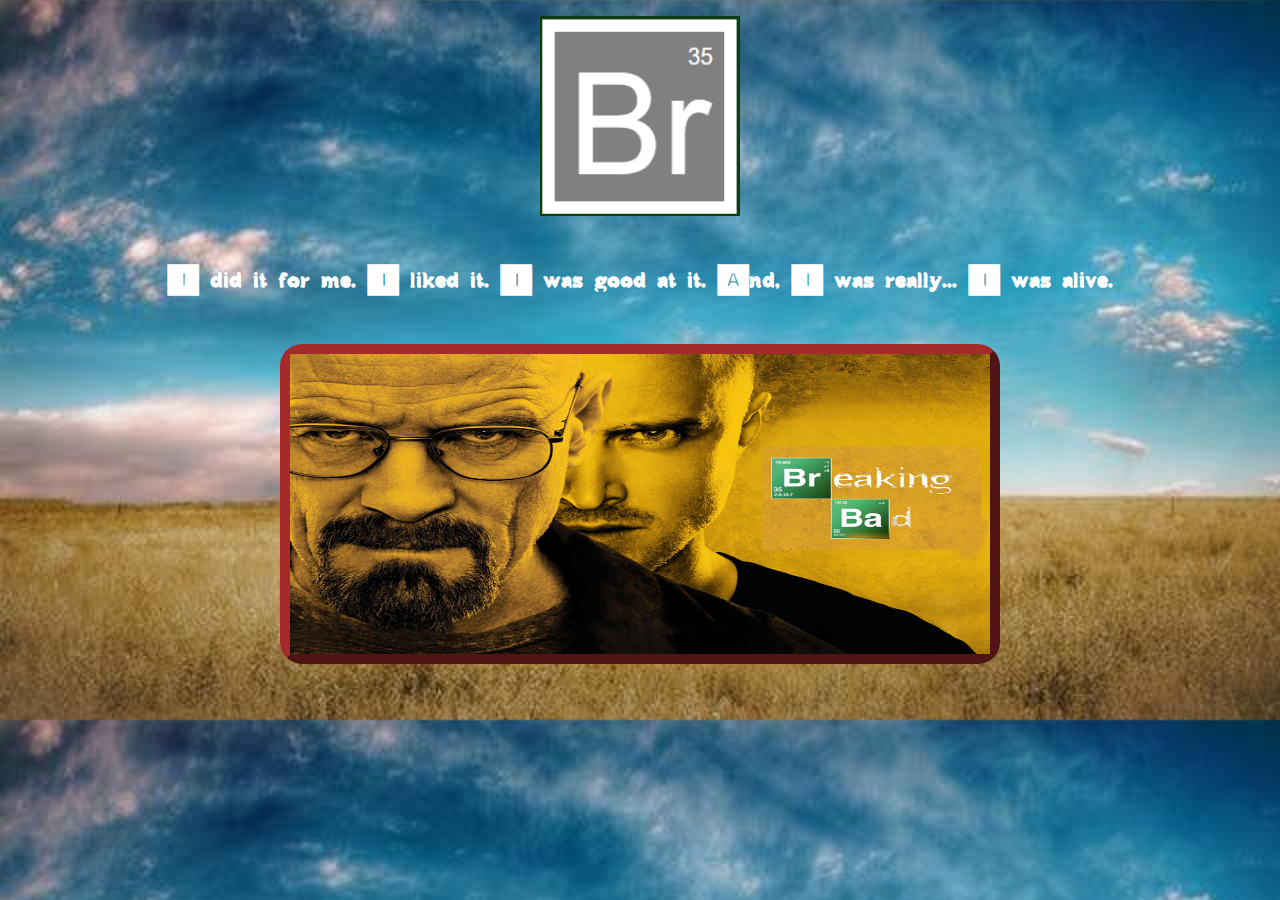
<file: index.html>
<!DOCTYPE html>
<html lang="es">
    <head>

        <meta charset="UTF-8">
        <meta name="viewport" content="width=device-width, initial-scale=1.0">
        <meta name="description" content="Este documento HTML contiene la página de inicio de la campaña corporativa.">
        <meta name="author" content="Patricia Victoria Sanz Lopez">
        <link rel="icon" href="img/icon.png" type="image/png" alt="icono del sitio web">
        <title>Breaking Bad - Sitio de inicio</title>
        <link rel="stylesheet" href="CSS/style.css" type="text/css">

    </head>

    <body class="body-index">

        <div class="logo-serie">
            <!-- Contenedor de la imagen BR -->
        </div>

        <!-- Cita Walter White -->
            <h2 class="white-quote">
                I did it for me. I liked it. I was good at it. And, I was really... I was alive.
            </h2>

        <!-- Contenedor de la imagen mapeada -->
        <div class="poster-img" usemap="mapeadoPoster">
            <img class="img-poster-resize" 
                src="img/poster.jpg" 
                usemap="#mapeadoPoster" 
                alt="Cartel promocional de la serie Breaking Bad"
            >

            <map name="mapeadoPoster">
                <area shape="rect" alt="Breaking" coords="481,104,663,145" href="formulario.html" target="_blank">
                <area shape="rect" alt="Bad" coords="542,146,661,185" href="Tabla.html" target="_blank">
            </map>
        </div>

    </body>

</html>
</file>
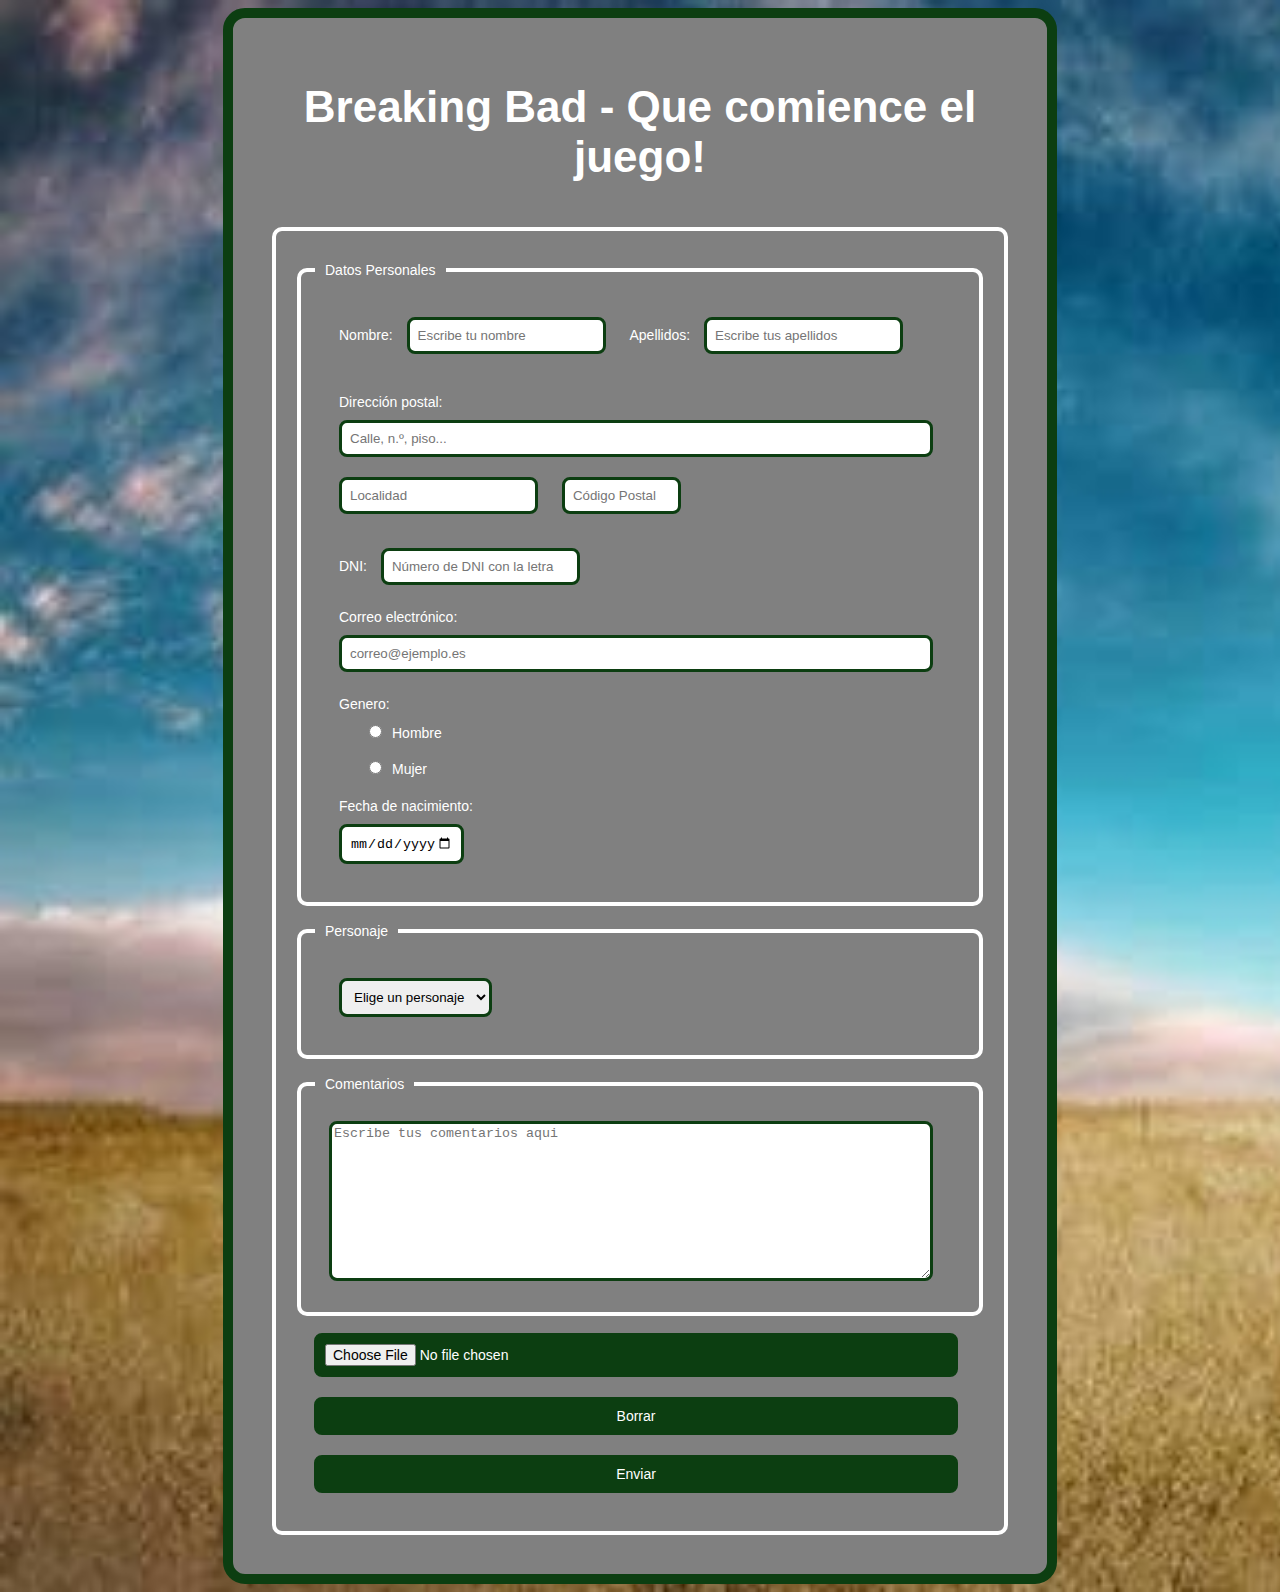
<file: formulario.html>
<!DOCTYPE html>
<html lang="es">
    <head>

        <meta charset="UTF-8">
        <meta name="viewport" content="width=device-width, initial-scale=1.0">
        <meta name="description" content="Este documento HTML contiene el formulario de la campaña corporativa.">
        <meta name="author" content="Patricia Victoria Sanz Lopez">
        <link rel="icon" href="img/icon.png" type="image/png" alt="icono del sitio web">
        <title>Breaking Bad - Formulario</title>
        <link rel="stylesheet" href="CSS/style.css" type="text/css">

    </head>

    <body class="body-form">

        <!-- Contenedor del formulario -->
        <div class="form-format">
            <!-- Formulario -->
            <form name="formubreakingbad" action="mailto:raul.rodriguez@proeducaglobal.com" method="post" enctype="multipart/form-data" class="texto-general">

                <h1 class="form-title">Breaking Bad - Que comience el juego!</h1>
                    <fieldset>

                        <fieldset>
                            <!-- Datos personales -->
                            <legend>Datos Personales</legend>
                                <p class="form-tabulacion">
                                     <label>Nombre: </label> 
                                        <input type="text" name="nombre" placeholder="Escribe tu nombre" required>
            
                                    <label>Apellidos: </label> 
                                        <input type="text" name="apellidos" placeholder="Escribe tus apellidos" required>
                                </p>

                                <p class="form-tabulacion">
                                    <br>
                                        <label for="">Dirección postal:</label> 
                                            <br>
                                                <input id="input-long" type="text" name="direccionpostalcalle" placeholder="Calle, n.º, piso... ">
                                            <br>
                                                <input type="text" name="direccionpostalciudad" placeholder="Localidad">
                                                <input type="text" name="direccionpostalCP" placeholder="Código Postal" size=10 maxlength="5">
                                </p>

                                <!-- DNI -->
                                <p class="form-tabulacion">
                                    <label>DNI: </label> 
                                        <input type="text" name="DNI" placeholder="Número de DNI con la letra">
                                </p>

                                <!-- EMAIL -->
                                <p class="form-tabulacion">
                                    <label>Correo electrónico:</label>
                                        <input id="input-long" type="email" name="useremail" placeholder="correo@ejemplo.es" required>
                                </p>

                                <!-- GENERO -->
                                <p class="form-tabulacion">
                                    <label>Genero: </label> 
                                        <br>
                                            <input id="genderbuttons" type="radio" name="genero" value="Hombre">Hombre
                                        <br>
                                            <input id="genderbuttons" type="radio" name="genero" value="Mujer">Mujer
                                </p>
                                        
                                <!-- FECH.NAC -->
                                <p class="form-tabulacion">
                                    <label>Fecha de nacimiento: </label>
                                        <br>
                                            <input type="date" name="fechanacimiento" id="fechanac" max="2007-12-31">
                                </p>
                        </fieldset>

                        <!-- SELECTOR PERSONAJES -->
                        <fieldset>
                            <legend>Personaje</legend>
                                <p class="form-tabulacion">
                                    <select name="personajes" id="listapersonajes">
                                        <option value="0" selected>Elige un personaje</option>
                                        <option value="1">Jessie Pinkman</option>
                                        <option value="2">Walter White</option>
                                        <option value="3">Saul Goodman</option>
                                        <option value="4">Gustavo Frink</option>
                                        <option value="5">Pollos Hermanos</option>
                                        <option value="6">Otros personajes</option>
                                    </select>
                                </p>
                        </fieldset>

                        <!-- CAJA COMENTARIOS -->
                        <fieldset>
                            <legend>Comentarios</legend>
                                <p class="form-tabulacion">
                                    <textarea id="input-comment" name="comentarios" rows="10" 
                                    placeholder="Escribe tus comentarios aqui" 
                                    maxlength="500"></textarea>
                                </p>
                        </fieldset>

                        <!-- BOTONES SEND-RESET-ADDFILES -->
                        <p class="form-tabulacion">
                            <input id="submit-button" type="file" name="addfiles" value="prueba" placeholder="No se ha adjuntado nongún archivo">
                            <input id="submit-button" type="reset" name="deleteform" value="Borrar">
                            <input id="submit-button" type="submit" name="submitform" value="Enviar">
                        </p>

                    </fieldset>

            </form>

        </div>

    </body>
    
</html>
</file>
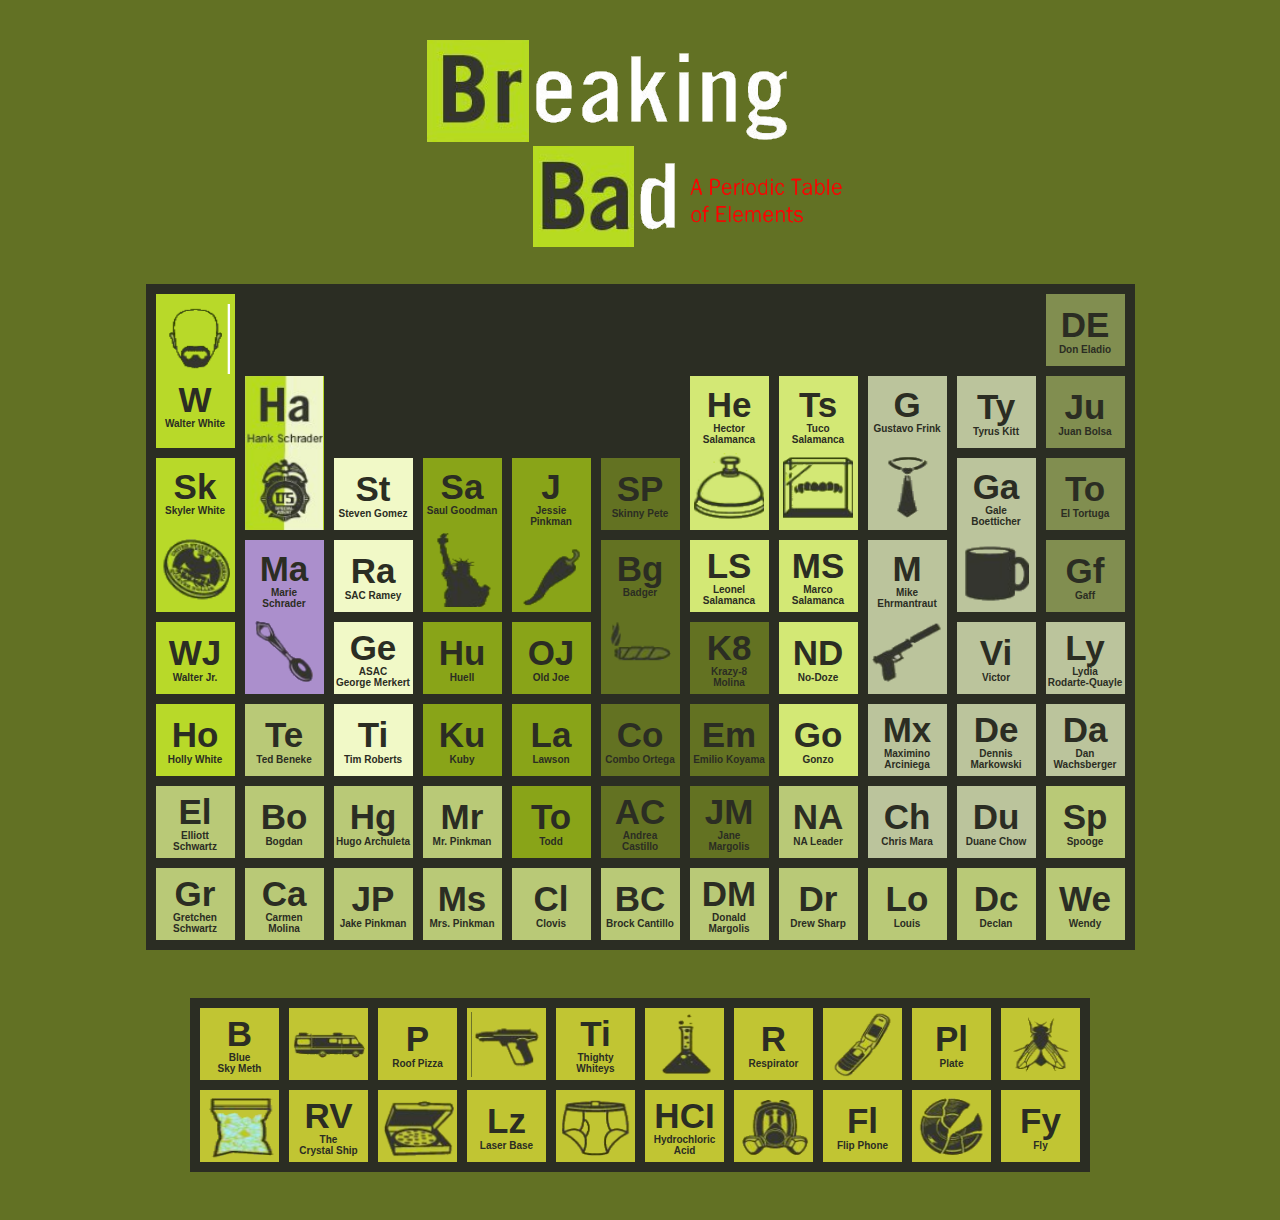
<file: Tabla.html>
<!DOCTYPE html>
<html lang="es">
    <head>

        <meta charset="UTF-8">
        <meta name="viewport" content="width=device-width, initial-scale=1.0">
        <meta name="description" content="Este documento HTML contiene la Tabla Periódica de la serie.">
        <meta name="author" content="Patricia Victoria Sanz Lopez">
        <link rel="icon" href="img/icon.png" type="image/png" alt="icono del sitio web">
        <title>Tabla Periódica - Breaking Bad</title>
        <link rel="stylesheet" href="CSS/style.css" type="text/css">

    </head>
    
    <body class="body-tabla">
    
        <div class="logo-sobretabla">
            <!-- Contenedor de la imagen con el logotipo de la serie -->
        </div>
        
        <!-- Contenedor de la tabla periódica -->
        <div class="margenes-tabla">
            <table >
                <tr>
                    <td class="td-lima" rowspan="2" id="td-img-white">
                        <br><br><h1 class="iniciales">W</h1> 
                        <p class="parrag-table">Walter White</p>
                    </td>

                    <td></td>
                    
                    <td></td>

                    <td></td>

                    <td></td>

                    <td></td>

                    <td></td>

                    <td></td>

                    <td></td>

                    <td></td>

                    <td class="td-pistacho">
                        <h1 class="iniciales">DE</h1> 
                        <p class="parrag-table">Don Eladio</p>
                    </td>
                </tr>  

                <tr>                
                    <td class="td-lima"rowspan="2" id="td-img-hank">
                    </td>

                    <td></td>

                    <td></td>

                    <td></td>

                    <td></td>

                    <td class="td-limoncello" rowspan="2" id="td-img-hector">
                        <h1 class="iniciales-low">He</h1> 
                        <p class="parrag-table">Hector<br>Salamanca</p>
                    </td>
                    
                    <td class="td-limoncello" rowspan="2" id="td-img-tuco">
                        <h1 class="iniciales-low">Ts</h1> 
                        <p class="parrag-table">Tuco<br>Salamanca</p>
                    </td>
                    
                    <td class="td-gris" rowspan="2" id="td-img-gustavo">
                        <h1 class="iniciales-low">G</h1> 
                        <p class="parrag-table">Gustavo Frink</p>
                    </td>

                    <td class="td-gris">
                        <h1 class="iniciales">Ty</h1> 
                        <p class="parrag-table">Tyrus Kitt</p>
                    </td>

                    <td class="td-pistacho">
                        <h1 class="iniciales">Ju</h1> 
                        <p class="parrag-table">Juan Bolsa</p>
                    </td>
                </tr> 

                <tr>
                    <td class="td-lima" rowspan="2" id="td-img-skyler">
                        <h1 class="iniciales-low">Sk</h1> 
                        <p class="parrag-table">Skyler White</p>
                    </td>

                    <td class="td-blanco">
                        <h1 class="iniciales">St</h1> 
                        <p class="parrag-table">Steven Gomez</p>
                    </td>

                    <td class="td-jalapeno" rowspan="2" id="td-img-saul">
                        <h1 class="iniciales-low">Sa</h1> 
                        <p class="parrag-table">Saul Goodman</p>
                    </td>

                    <td class="td-jalapeno" rowspan="2" id="td-img-jessie">
                        <h1 class="iniciales-low">J</h1> 
                        <p class="parrag-table">Jessie<br>Pinkman</p>
                    </td>

                    <td class="td-militronchi">
                        <h1 class="iniciales">SP</h1> 
                        <p class="parrag-table">Skinny Pete</p>
                    </td>

                    <td class="td-gris" rowspan="2" id="td-img-gale">
                        <h1 class="iniciales-low">Ga</h1> 
                        <p class="parrag-table">Gale<br>Boetticher</p>
                    </td>

                    <td class="td-pistacho">
                        <h1 class="iniciales">To</h1> 
                        <p class="parrag-table">El Tortuga</p>
                    </td>
                </tr> 
                
                <tr>                
                    <td class="td-marie" rowspan="2" id="td-img-marie">
                        <h1 class="iniciales-low">Ma</h1> 
                        <p class="parrag-table">Marie<br>Schrader</p>
                    </td>

                    <td class="td-blanco">
                        <h1 class="iniciales">Ra</h1> 
                        <p class="parrag-table">SAC Ramey</p>
                    </td>

                    <td class="td-militronchi" rowspan="2" id="td-img-badger">
                        <h1 class="iniciales-low">Bg</h1> 
                        <p class="parrag-table">Badger</p>
                    </td>

                    <td class="td-limoncello">
                        <h1 class="iniciales">LS</h1> 
                        <p class="parrag-table">Leonel Salamanca</p>
                    </td>

                    <td class="td-limoncello">
                        <h1 class="iniciales">MS</h1> 
                        <p class="parrag-table">Marco<br>Salamanca</p>
                    </td>

                    <td class="td-gris"rowspan="2" id="td-img-mike">
                        <h1 class="iniciales-low">M</h1> 
                        <p class="parrag-table">Mike<br>Ehrmantraut</p>
                    </td>

                    <td class="td-pistacho">
                        <h1 class="iniciales">Gf</h1> 
                        <p class="parrag-table">Gaff</p>
                    </td>
                </tr>            
                
                <tr>                
                    <td class="td-lima">
                        <h1 class="iniciales">WJ</h1> 
                        <p class="parrag-table">Walter Jr.</p>
                    </td>

                    <td class="td-blanco">
                        <h1 class="iniciales">Ge</h1> 
                        <p class="parrag-table">ASAC<br>George Merkert</p>
                    </td>

                    <td class="td-jalapeno">
                        <h1 class="iniciales">Hu</h1> 
                        <p class="parrag-table">Huell</p>
                    </td>

                    <td class="td-jalapeno">
                        <h1 class="iniciales">OJ</h1> 
                        <p class="parrag-table">Old Joe</p>
                    </td>

                    <td class="td-militronchi">
                        <h1 class="iniciales">K8</h1> 
                        <p class="parrag-table">Krazy-8<br>Molina</p>
                    </td>

                    <td class="td-limoncello">
                        <h1 class="iniciales">ND</h1> 
                        <p class="parrag-table">No-Doze</p>
                    </td>

                    <td class="td-gris">
                        <h1 class="iniciales">Vi</h1> 
                        <p class="parrag-table">Victor</p>
                    </td>

                    <td class="td-gris">
                        <h1 class="iniciales">Ly</h1> 
                        <p class="parrag-table">Lydia<br>Rodarte-Quayle</p>
                    </td>  
                </tr>            
                
                <tr>                
                    <td class="td-lima">
                        <h1 class="iniciales">Ho</h1> 
                        <p class="parrag-table">Holly White</p>
                    </td>

                    <td class="td-limaclaro">
                        <h1 class="iniciales">Te</h1> 
                        <p class="parrag-table">Ted Beneke</p>
                    </td>

                    <td class="td-blanco">
                        <h1 class="iniciales">Ti</h1> 
                        <p class="parrag-table">Tim Roberts</p>
                    </td>

                    <td class="td-jalapeno">
                        <h1 class="iniciales">Ku</h1> 
                        <p class="parrag-table">Kuby</p>
                    </td>

                    <td class="td-jalapeno">
                        <h1 class="iniciales">La</h1> 
                        <p class="parrag-table">Lawson</p>
                    </td>

                    <td class="td-militronchi">
                        <h1 class="iniciales">Co</h1> 
                        <p class="parrag-table">Combo Ortega</p>
                    </td>

                    <td class="td-militronchi">
                        <h1 class="iniciales">Em</h1> 
                        <p class="parrag-table">Emilio Koyama</p>
                    </td>

                    <td class="td-limoncello">
                        <h1 class="iniciales">Go</h1> 
                        <p class="parrag-table">Gonzo</p>
                    </td>

                    <td class="td-gris">
                        <h1 class="iniciales">Mx</h1> 
                        <p class="parrag-table">Maximino<br>Arciniega</p>
                    </td>

                    <td class="td-gris">
                        <h1 class="iniciales">De</h1> 
                        <p class="parrag-table">Dennis Markowski</p>
                    </td>

                    <td class="td-gris">
                        <h1 class="iniciales">Da</h1> 
                        <p class="parrag-table">Dan Wachsberger</p>
                    </td>
                </tr>            
                
                <tr>                
                    <td class="td-limaclaro">
                        <h1 class="iniciales">El</h1> 
                        <p class="parrag-table">Elliott<br>Schwartz</p>
                    </td>

                    <td class="td-limaclaro">
                        <h1 class="iniciales">Bo</h1> 
                        <p class="parrag-table">Bogdan</p>
                    </td>

                    <td class="td-limaclaro">
                        <h1 class="iniciales">Hg</h1> 
                        <p class="parrag-table">Hugo Archuleta</p>
                    </td>

                    <td class="td-limaclaro">
                        <h1 class="iniciales">Mr</h1> 
                        <p class="parrag-table">Mr. Pinkman</p>
                    </td>

                    <td class="td-jalapeno">
                        <h1 class="iniciales">To</h1> 
                        <p class="parrag-table">Todd</p>
                    </td>

                    <td class="td-militronchi">
                        <h1 class="iniciales">AC</h1> 
                        <p class="parrag-table">Andrea<br>Castillo</p>
                    </td>

                    <td class="td-militronchi">
                        <h1 class="iniciales">JM</h1> 
                        <p class="parrag-table">Jane<br>Margolis</p>
                    </td>

                    <td class="td-limaclaro">
                        <h1 class="iniciales">NA</h1> 
                        <p class="parrag-table">NA Leader</p>
                    </td>

                    <td class="td-gris">
                        <h1 class="iniciales">Ch</h1> 
                        <p class="parrag-table">Chris Mara</p>
                    </td>

                    <td class="td-gris">
                        <h1 class="iniciales">Du</h1> 
                        <p class="parrag-table">Duane Chow</p>
                    </td>

                    <td class="td-limaclaro">
                        <h1 class="iniciales">Sp</h1> 
                        <p class="parrag-table">Spooge</p>
                    </td>
                </tr>            
                
                <tr>                
                    <td class="td-limaclaro">
                        <h1 class="iniciales">Gr</h1> 
                        <p class="parrag-table">Gretchen Schwartz</p>
                    </td>

                    <td class="td-limaclaro">
                        <h1 class="iniciales">Ca</h1> 
                        <p class="parrag-table">Carmen<br>Molina</p>
                    </td>

                    <td class="td-limaclaro">
                        <h1 class="iniciales">JP</h1> 
                        <p class="parrag-table">Jake Pinkman</p>
                    </td>

                    <td class="td-limaclaro">
                        <h1 class="iniciales">Ms</h1> 
                        <p class="parrag-table">Mrs. Pinkman</p>
                    </td>

                    <td class="td-limaclaro">
                        <h1 class="iniciales">Cl</h1> 
                        <p class="parrag-table">Clovis</p>
                    </td>

                    <td class="td-limaclaro">
                        <h1 class="iniciales">BC</h1> 
                        <p class="parrag-table">Brock Cantillo</p>
                    </td>

                    <td class="td-limaclaro">
                        <h1 class="iniciales">DM</h1> 
                        <p class="parrag-table">Donald<br>Margolis</p>
                    </td>

                    <td class="td-limaclaro">
                        <h1 class="iniciales">Dr</h1> 
                        <p class="parrag-table">Drew Sharp</p>
                    </td>

                    <td class="td-limaclaro">
                        <h1 class="iniciales">Lo</h1> 
                        <p class="parrag-table">Louis</p>
                    </td>

                    <td class="td-limaclaro">
                        <h1 class="iniciales">Dc</h1> 
                        <p class="parrag-table">Declan</p>
                    </td>

                    <td class="td-limaclaro">
                        <h1 class="iniciales">We</h1> 
                        <p class="parrag-table">Wendy</p>
                    </td>
                </tr>

            </table>
        </div>

        <!-- Contenedor de la tabla inferior -->
        <div class="table-container-bottom">
            <table>
                <tr>
                    <td class="td-mostaza">
                        <h1 class="iniciales">B</h1> 
                        <p class="parrag-table">Blue<br>Sky Meth</p>
                    </td>

                    <td class="td-mostaza" id="td-img-caravana">
                    </td>

                    <td class="td-mostaza">
                        <h1 class="iniciales">P</h1> 
                        <p class="parrag-table">Roof Pizza</p>
                    </td>

                    <td class="td-mostaza" id="td-img-pistola">
                    </td>

                    <td class="td-mostaza">
                        <h1 class="iniciales">Ti</h1> 
                        <p class="parrag-table">Thighty Whiteys</p>
                    </td>

                    <td class="td-mostaza" id="td-img-pocima">   
                    </td>

                    <td class="td-mostaza">
                        <h1 class="iniciales">R</h1> 
                        <p class="parrag-table">Respirator</p>
                    </td>

                    <td class="td-mostaza" id="td-img-movil">
                    </td>

                    <td class="td-mostaza">
                        <h1 class="iniciales">Pl</h1> 
                        <p class="parrag-table">Plate</p>
                    </td>

                    <td class="td-mostaza" id="td-img-mosca">
                    </td>
                </tr>

                <tr>
                    <td class="td-mostaza" id="td-img-bolsa">
                    </td>

                    <td class="td-mostaza">
                        <h1 class="iniciales">RV</h1> 
                        <p class="parrag-table">The<br>Crystal Ship</p>
                    </td>

                    <td class="td-mostaza" id="td-img-pizza">
                    </td>

                    <td class="td-mostaza">
                        <h1 class="iniciales">Lz</h1> 
                        <p class="parrag-table">Laser Base</p>
                    </td>

                    <td class="td-mostaza" id="td-img-calzon">
                    </td>

                    <td class="td-mostaza">
                        <h1 class="iniciales">HCI</h1> 
                        <p class="parrag-table">Hydrochloric Acid</p>
                    </td>

                    <td class="td-mostaza" id="td-img-mascara">
                    </td>

                    <td class="td-mostaza">
                        <h1 class="iniciales">Fl</h1> 
                        <p class="parrag-table">Flip Phone</p>
                    </td>

                    <td class="td-mostaza" id="td-img-plato">
                    </td>

                    <td class="td-mostaza">
                        <h1 class="iniciales">Fy</h1> 
                        <p class="parrag-table">Fly</p>
                    </td>
                </tr>

            </table>
        </div>
    
    </body>

</html>
</file>
<file: CSS/style.css>
/*HOJA DE ESTILOS PARA PROYECTO BREAKING BAD*/

/* Tipografía para el proyecto */
@font-face {
  font-family: "Breaking Bad";
  src: url("../Breaking Bad.ttf");
}

.texto-general {
  font-family: Helvetica, sans-serif;
  font-style: normal;
}


/* CLASES E ID PARA BODY DE LOS HTML */
body {
    background-size: cover;
}

.body-index {
  background-image: url("../img/fondo.jpg");
}

.body-form {
  background-image: url("../img/fondo.jpg");
  font-family: Helvetica, sans-serif;
}

.body-tabla {
  background-color: #627124;
  font-family: Helvetica, sans-serif;
}


/* CLASES PARA INDEX.HTML */
.logo-serie {
  background-image: url("../img/logo.PNG");
  background-size: cover;
  width: 200px;
  height: 200px;
  margin: auto;
  margin-top: 1rem;
}

.white-quote {
  font-family: "Breaking Bad";
  font-size: 44px;
  text-align: center;
  color:rgb(255, 255, 255);
  margin-top: 2rem;
  margin-bottom: 2.8rem;
}

.img-poster-resize {
  width: 700px;
  height: 300px;
}

.poster-img {
  background-size: cover;
  width: 700px;
  height: 300px;
  margin: auto;
  border: brown 10px outset;
  border-radius: 22px; 
}



/*FORMATOS , CLASES E ID PARA EL FORMULARIO */

fieldset {
  border: #ffffff 4px solid;
  border-radius: 10px;
  margin: 0.5em;
  padding: 1em;
}

input, select {
  padding: 8px; 
  border: #0c3e11 solid 3px;
  border-radius: 8px;
  margin: 10px;
}

legend {
  font-size: 14px;
  padding: 10px;
}

label {
  font-size: 14px;
  margin-left: 10px;
}

/*FORMATO GENERAL PARA LA TABLA*/
.form-format {
  display: block;
  margin: auto;
  width: 50%;
  min-width: 750px !important;
  font-size: 14px;
  color:rgb(255, 255, 255);
  border: #0c3e11 10px solid;
  border-radius: 22px; 
  background-color: #808080;
  padding: 2rem;
}

.form-title {
  font-size: 44px;
  text-align: center;
  color:rgb(255, 255, 255);
  margin-top: 2rem;
  margin-bottom: 2.8rem;
}

.form-tabulacion {
  margin-left: 1em;
  margin-top: 5px;
  margin-right: 2em;
  padding-right: 1em;
}

#genderbuttons {
  margin-left: 3em;
  margin-top: 1em;
}

#input-long {
  width: 100%;
  box-sizing: border-box;
}

#input-comment {
  width: 100%; 
  border: #0c3e11 solid 3px;
  border-radius: 8px; 
}

#submit-button {
  width: 100%;
  box-sizing: border-box;
  background-color: #0c3e11;
  color: #ffffff;
  font-size: 14px;
}


/* FORMATO GENERAL PARA LA TABLA */

 table {
  margin: auto;
  border-collapse: collapse;
  background-color: #b9c977;
 }

 td {
  border: 10px solid #2b2d23;
  background-color: #2b2d23;
  color: #2b2d23;
  width: 77px;
  min-width: 77px;
  height: 70px;
  min-height: 70px; 
  text-align: center;
 }

 /*LOGOTIPO DE LA SERIE SOBRE LA TABLA*/
 .logo-sobretabla {
  background-image: url("../img/cabecera.png");
  background-size: cover;
  width: 450px;
  height: 220px;
  margin: auto;
  margin-bottom: 1em;
  margin-top: 2em;
}

 /*CONTENEDOR DE LA TABLA*/
 .margenes-tabla {
  margin-top: 2em;
 }

 /*CONTENEDOR PARA TABLA INFERIOR*/
 .table-container-bottom {
  margin-top: 3em;
  margin-bottom: 3em;
 }


 /*FORMATO TEXTOS TABLA*/
 .iniciales {
  font-weight: bolder;
  margin-top: -20px;
  font-size: 35px;
  }
  
  .iniciales-low {
    font-weight: bolder;
    font-size: 35px;
    margin-top: -2.4em;
    }
  
  .parrag-table {
    font-size: 10px;
    font-weight: bold;
    margin-top: -25px;
    margin-bottom: -25px;
    padding-bottom: 0.5em;
  }

 /*FONDOS DE COLORES PARA LAS CELDAS*/
 .td-lima {
  background-color: #b8d929;
 }

 .td-limaclaro {
  background-color: #b9c977;
 }

 .td-pistacho {
  background-color: #818e50;
 }

 .td-gris {
  background-color: #bbc49c;
 }

 .td-blanco {
  background-color: #f1f9c7;
 }

 .td-limoncello {
  background-color: #d3e875;
 }

 .td-militronchi {
  background-color: #637222;
 }

 .td-jalapeno {
  background-color: #89a418;
 }

 .td-mostaza {
  background-color: #c1c533;
 }

 .td-marie {
  background-color: #ab8fcc;
 }

/* CELDAS ESPECIALES CON IMAGEN Y TEXTO DE PERSONAJES*/ 
#td-img-white {
  background-image: url(../img/walterwhite.png);
  margin: auto;
  margin-right: -10px;
  background-size: 70px 70px;
  background-position: top;
  background-position-y: 10px;
  background-repeat: no-repeat;
  padding-top: 2em;
}

#td-img-skyler {
  background-image: url(../img/skylerwhite.png);
  margin: auto;
  margin-right: -10px;
  background-size: 70px 70px;
  background-position: bottom;
  background-position-y: 75px;
  background-repeat: no-repeat;
  padding-top: 2em;
}

#td-img-marie {
  background-image: url(../img/marieschrader.png);
  margin: auto;
  margin-right: -10px;
  background-size: 70px 70px;
  background-position: bottom;
  background-position-y: 75px;
  background-repeat: no-repeat;
  padding-top: 2em;
}

#td-img-hank {
  background-image: url(../img/hankschrader.png);
  margin: auto;
  background-size: 78px 156px;
  background-position: center;
  background-repeat: no-repeat;
}

#td-img-hector {
  background-image: url(../img/hectorsalamanca.png);
  margin: auto;
  margin-right: -10px;
  background-size: 70px 70px;
  background-position: bottom;
  background-position-y: 75px;
  background-repeat: no-repeat;
  padding-top: 2em;
}

#td-img-jessie {
  background-image: url(../img/jessiepinkman.png);
  margin: auto;
  margin-right: -10px;
  background-size: 70px 75px;
  background-position: bottom;
  background-position-y: 80px;
  background-repeat: no-repeat;
  padding-top: 2em;
}

#td-img-saul {
  background-image: url(../img/saulgoodman.png);
  margin: auto;
  margin-right: -10px;
  background-size: 75px 75px;
  background-position: bottom;
  background-position-y: 75px;
  background-repeat: no-repeat;
  padding-top: 2em;
}

#td-img-badger {
  background-image: url(../img/badger.png);
  margin: auto;
  margin-right: -10px;
  background-size: 70px 70px;
  background-position: bottom;
  background-position-y: 75px;
  background-repeat: no-repeat;
  padding-top: 2em;
}

#td-img-tuco {
  background-image: url(../img/tucosalamanca.png);
  margin: auto;
  margin-right: -10px;
  background-size: 70px 70px;
  background-position: bottom;
  background-position-y: 75px;
  background-repeat: no-repeat;
  padding-top: 2em;
}

#td-img-gustavo {
  background-image: url(../img/gustavofrink.png);
  margin: auto;
  margin-right: -10px;
  background-size: 70px 70px;
  background-position: bottom;
  background-position-y: 75px;
  background-repeat: no-repeat;
  padding-top: 2em;
}

#td-img-mike {
  background-image: url(../img/mike.png);
  margin: auto;
  margin-right: -10px;
  background-size: 70px 70px;
  background-position: bottom;
  background-position-y: 75px;
  background-repeat: no-repeat;
  padding-top: 2em;
}

#td-img-gale {
  background-image: url(../img/gale.png);
  margin: auto;
  margin-right: -10px;
  background-size: 65px 65px;
  background-position: bottom;
  background-position-y: 80px;
  background-repeat: no-repeat;
  padding-top: 2em;
}

/*IMAGENES TABLA INFERIOR (COLOR MOSTAZA)*/
#td-img-caravana {
  background-image: url(../img/bus.png);
  margin: auto;
  background-size: 72px 40px;
  background-position: center;
  background-repeat: no-repeat;
}

#td-img-bolsa {
  background-image: url(../img/cristal.png);
  margin: auto;
  background-size: 72px 65px;
  background-position: center;
  background-repeat: no-repeat;
}

#td-img-pizza {
  background-image: url(../img/pizza.png);
  margin: auto;
  background-size: 72px 65px;
  background-position: center;
  background-repeat: no-repeat;
}

#td-img-pistola {
  background-image: url(../img/pistola.png);
  margin: auto;
  background-size: 72px 65px;
  background-position: center;
  background-repeat: no-repeat;
}

#td-img-calzon {
  background-image: url(../img/calzoncillos.png);
  margin: auto;
  background-size: 72px 65px;
  background-position: center;
  background-repeat: no-repeat;
}

#td-img-pocima {
  background-image: url(../img/pocima.png);
  margin: auto;
  background-size: 72px 65px;
  background-position: center;
  background-repeat: no-repeat;
}

#td-img-mascara {
  background-image: url(../img/mascara.png);
  margin: auto;
  background-size: 72px 65px;
  background-position: center;
  background-repeat: no-repeat;
}

#td-img-movil {
  background-image: url(../img/movil.png);
  margin: auto;
  background-size: 72px 65px;
  background-position: center;
  background-repeat: no-repeat;
}

#td-img-plato {
  background-image: url(../img/plato.png);
  margin: auto;
  background-size: 72px 65px;
  background-position: center;
  background-repeat: no-repeat;
}

#td-img-mosca {
  background-image: url(../img/mosca.png);
  margin: auto;
  background-size: 72px 65px;
  background-position: center;
  background-repeat: no-repeat;
}
</file>
